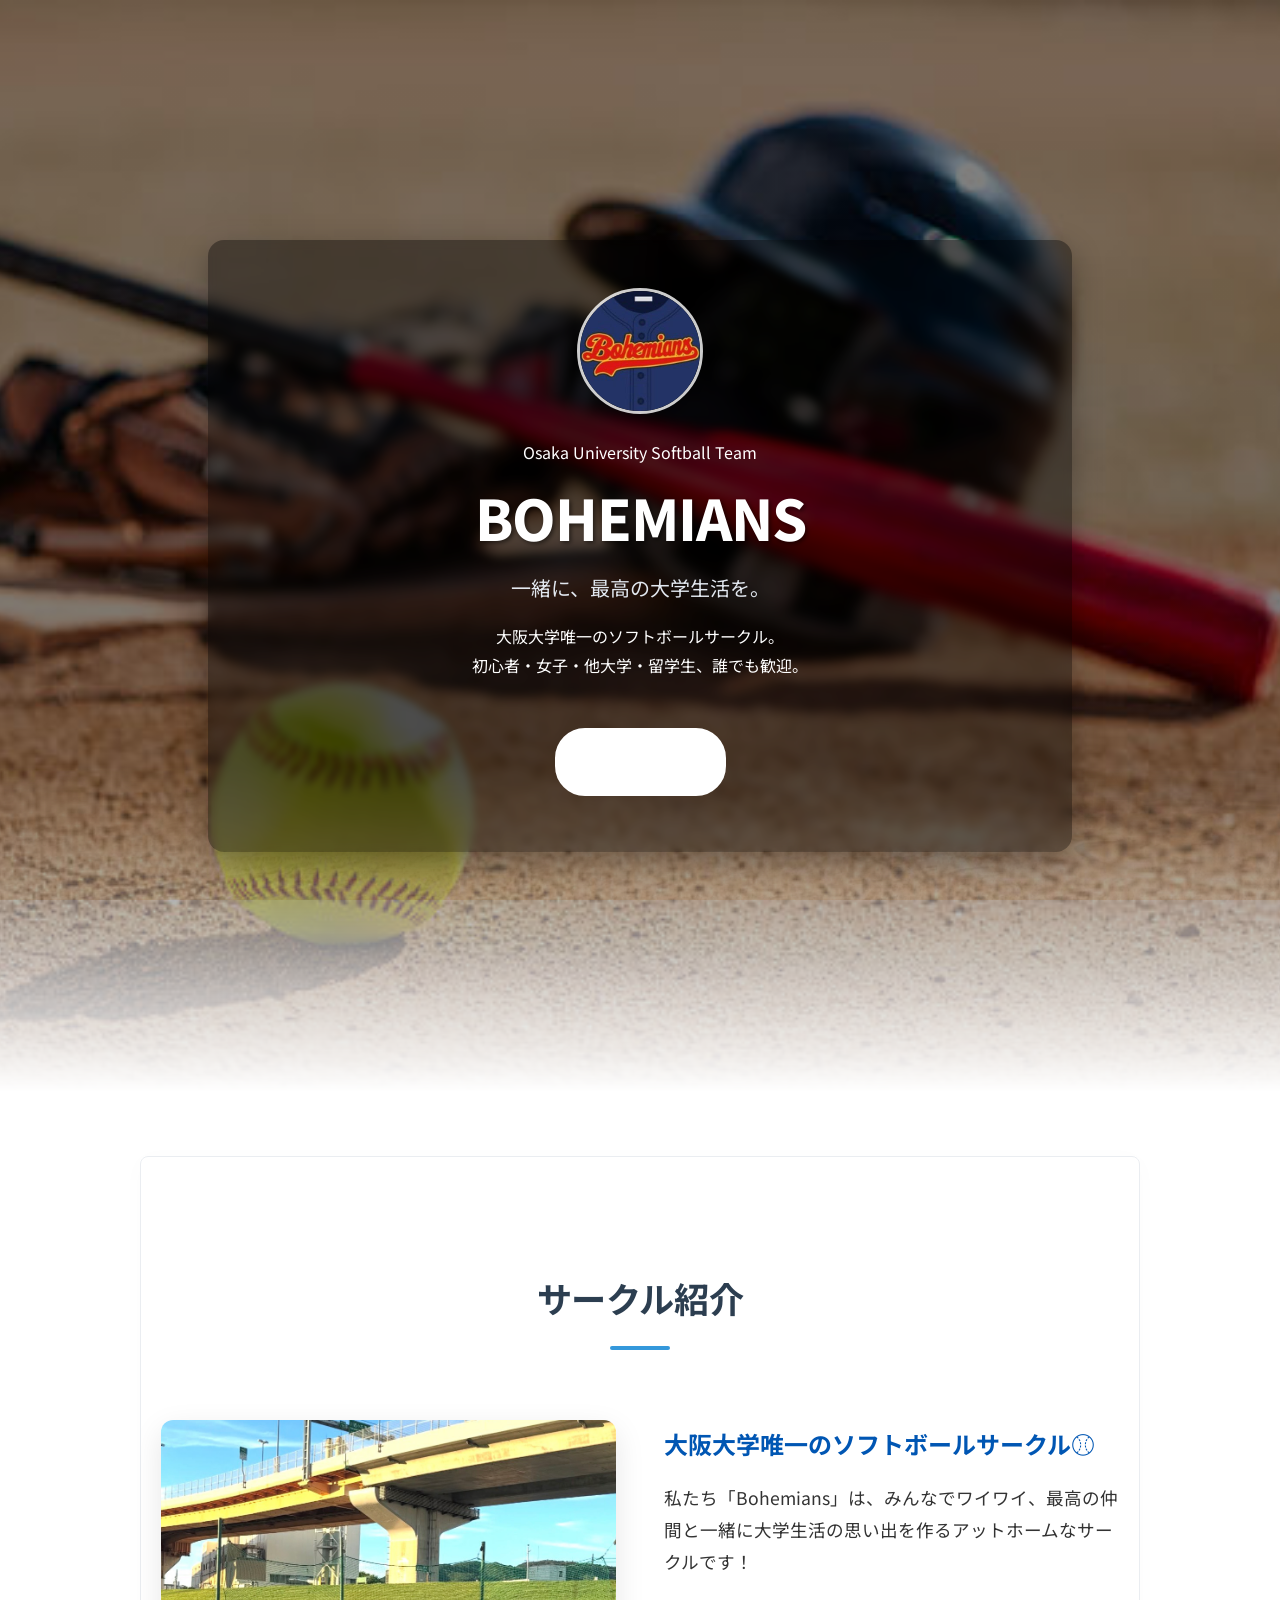
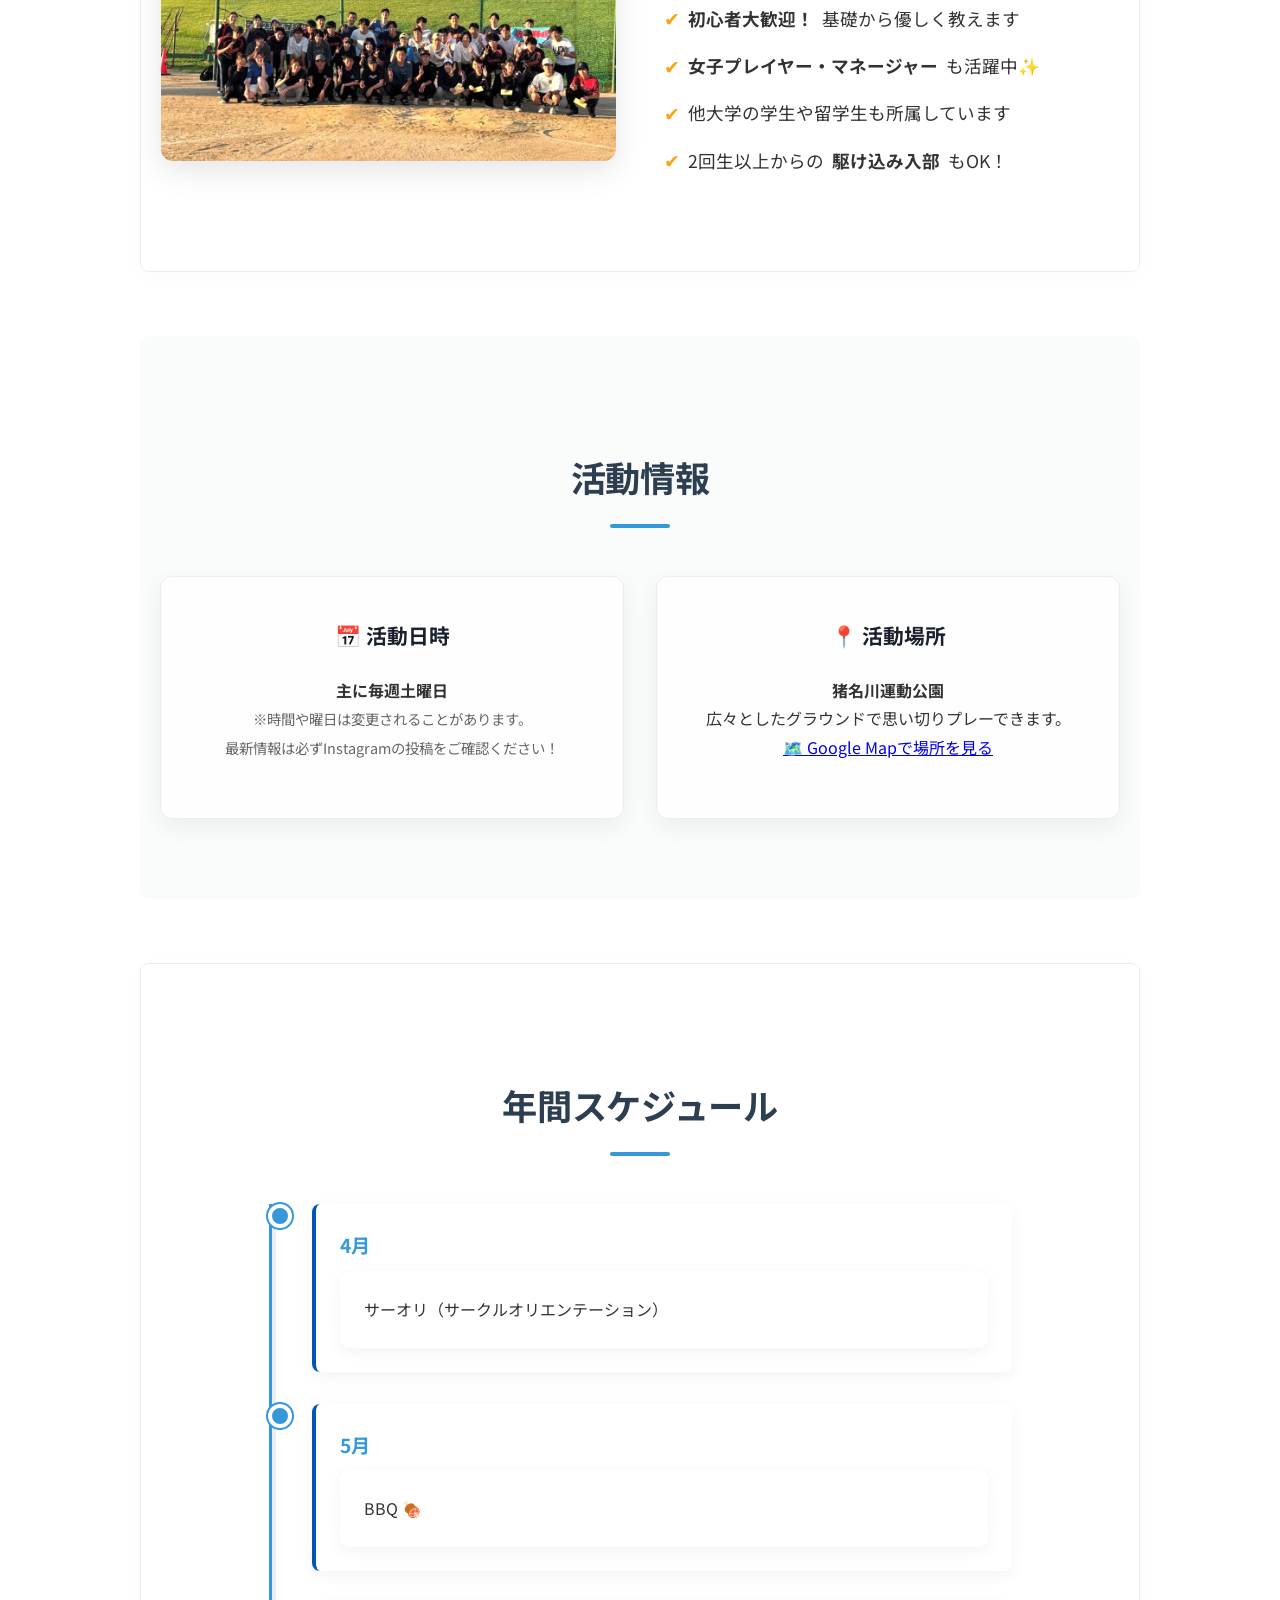
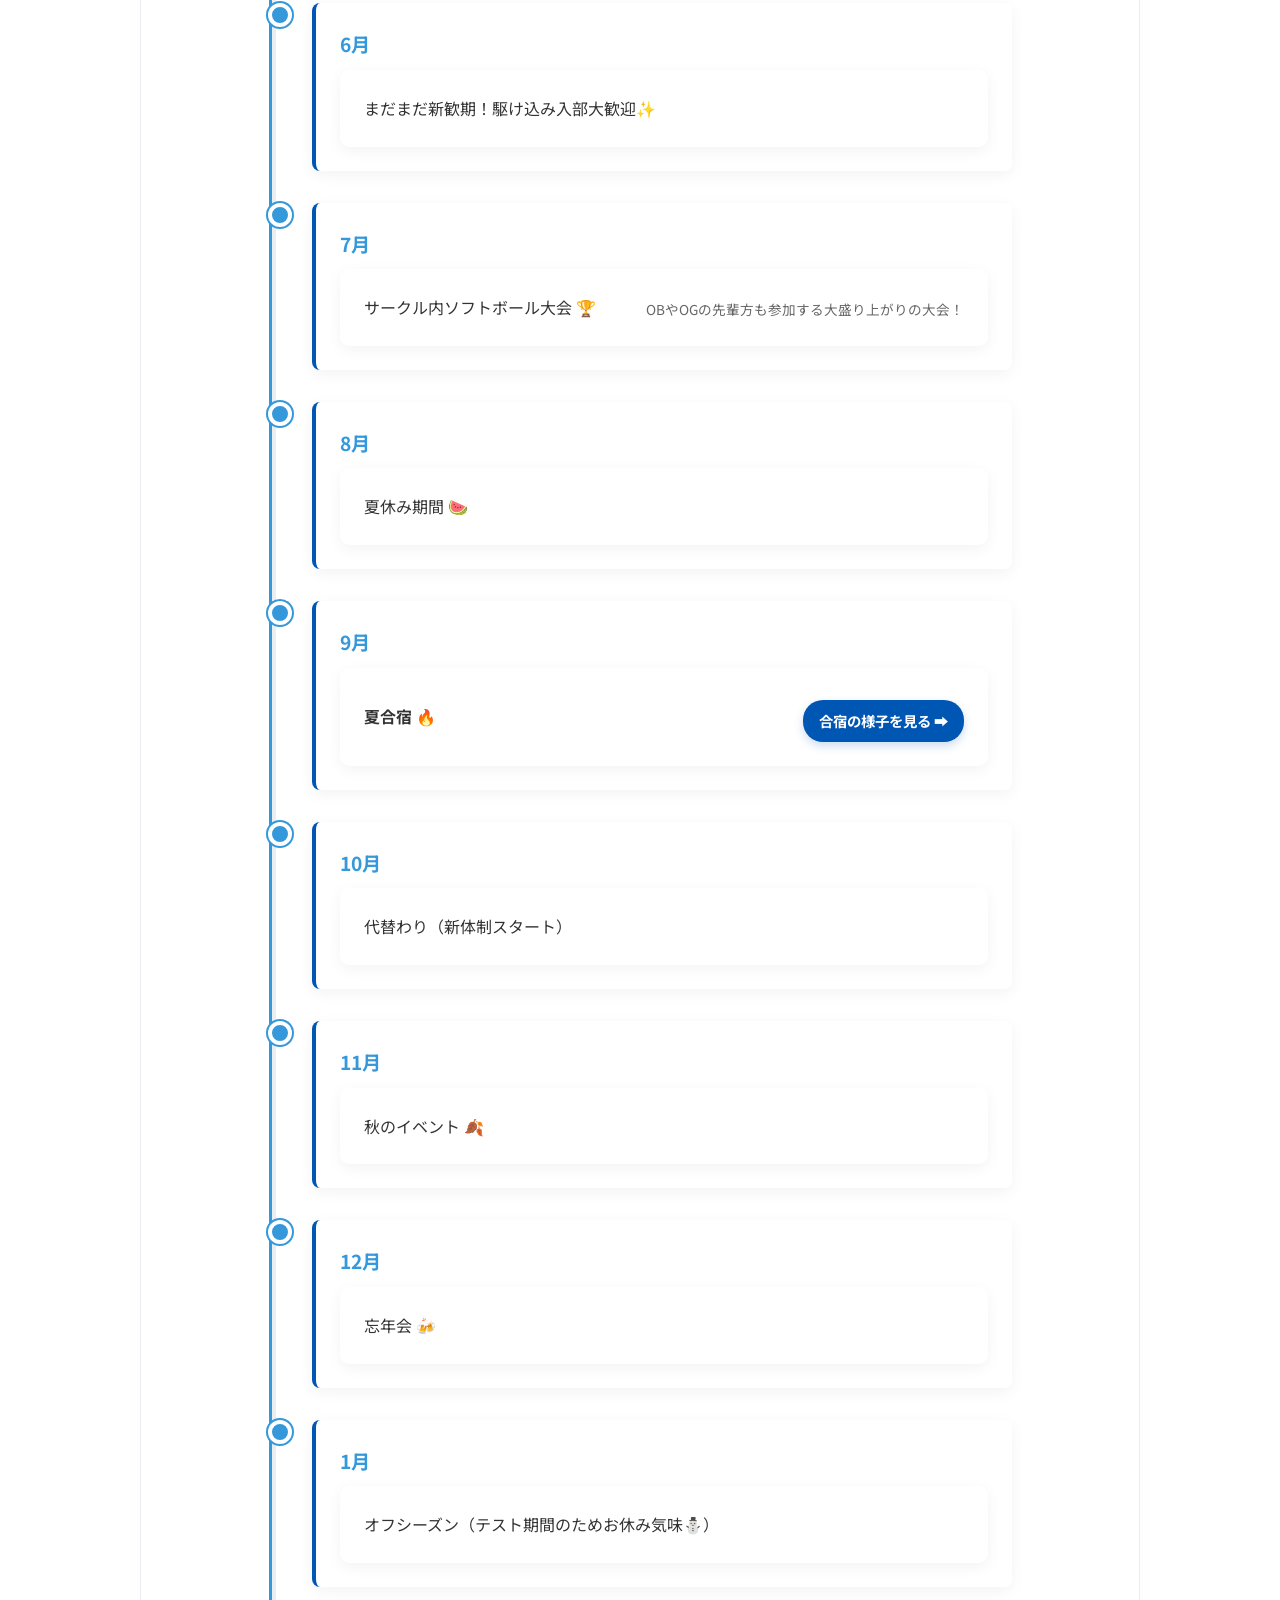
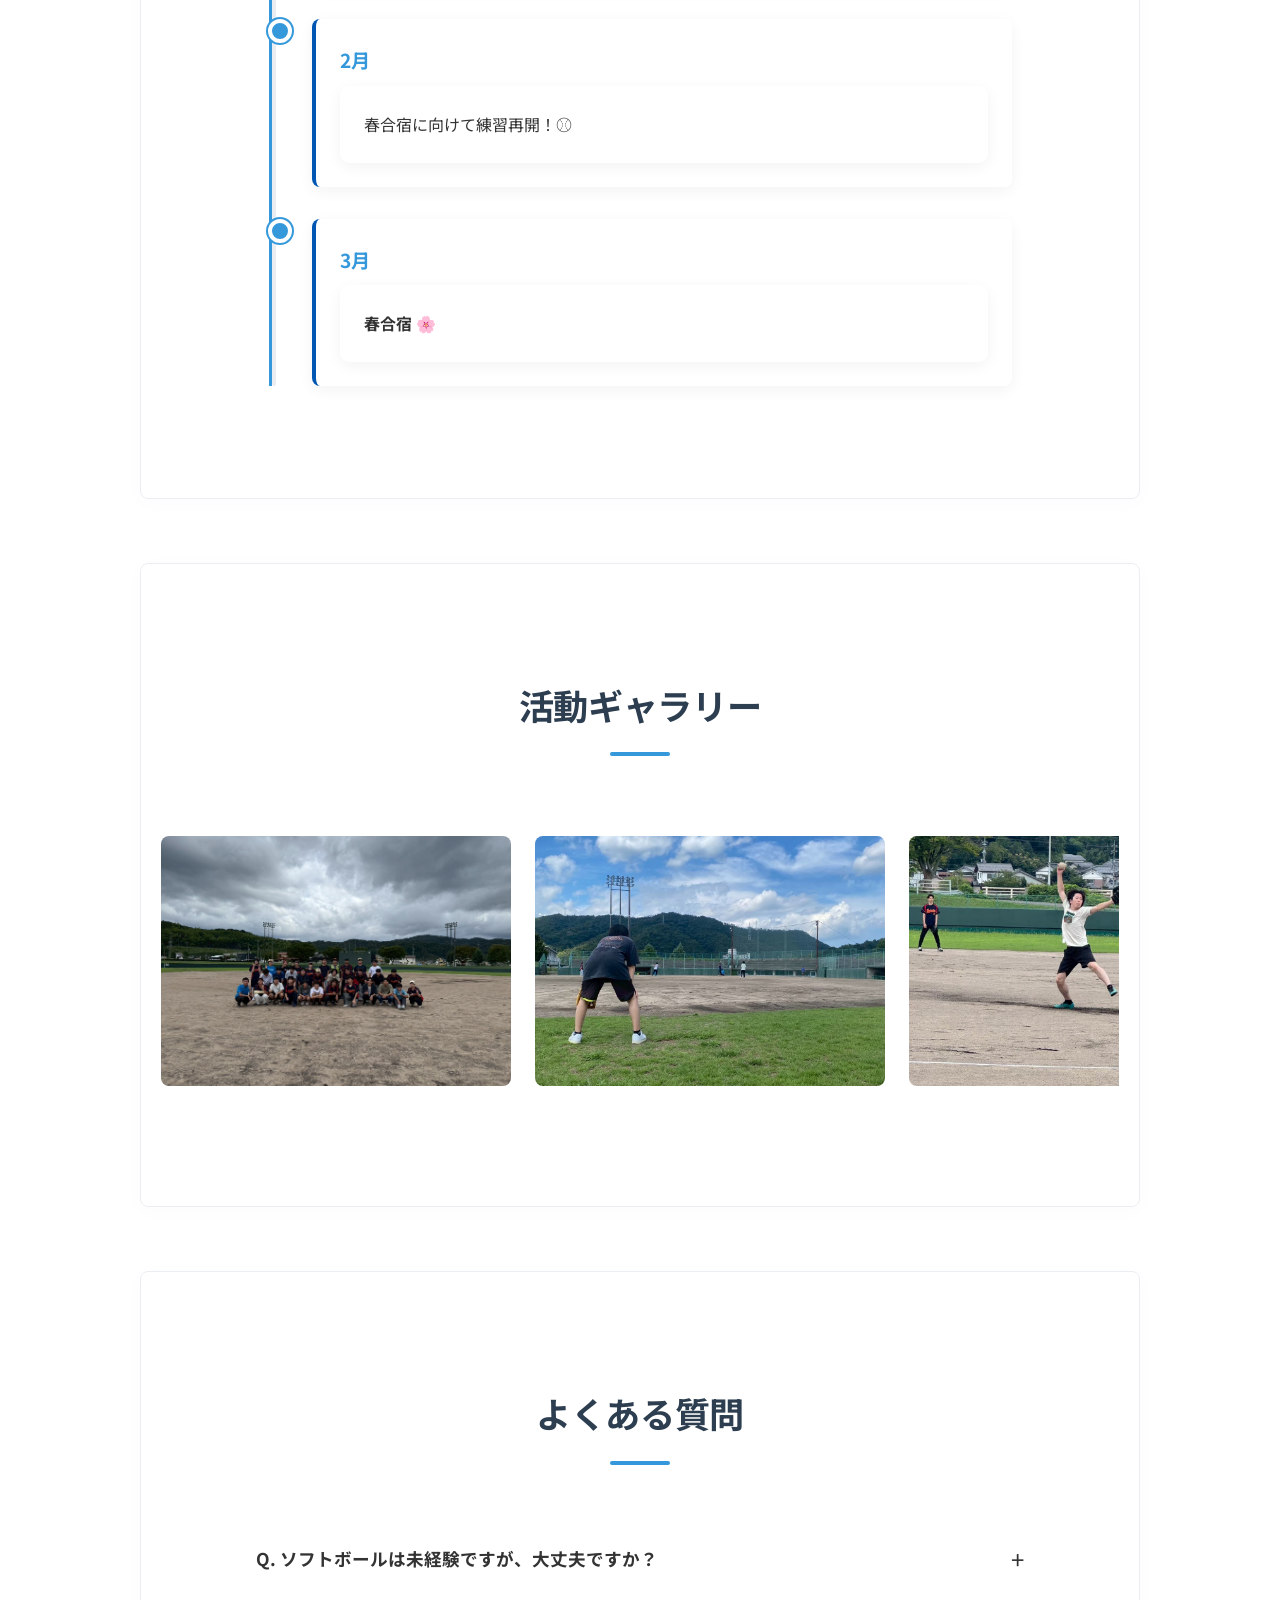
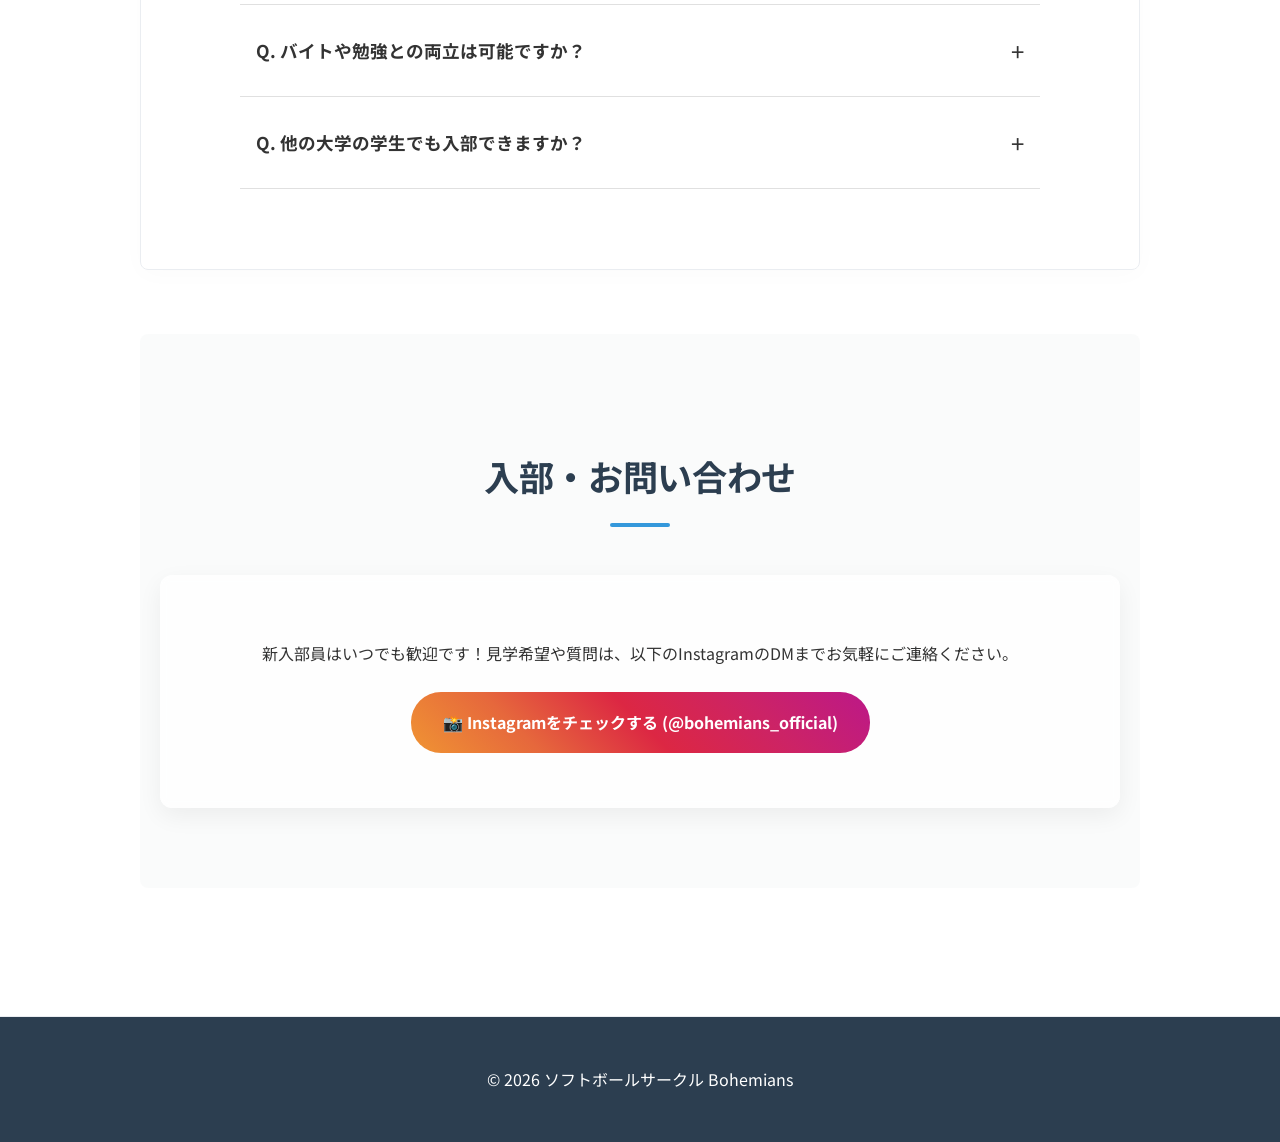
<file: index.html>
<!DOCTYPE html>
<html lang="ja">
<head>
    <meta charset="UTF-8">
    <meta name="viewport" content="width=device-width, initial-scale=1.0">
    <title>大阪大学 ソフトボールサークル「Bohemians」</title>

    <!-- ▼▼▼ SEO（検索エンジン最適化）とSNSシェアのための設定 ▼▼▼ -->
    <meta name="description" content="【大阪大学唯一のソフトボールサークル】Bohemiansの公式サイト。初心者、女子プレイヤー・マネージャー、他大学からの参加も大歓迎！活動情報や新歓情報、合宿の様子など、サークルのリアルな雰囲気をお届けします。">
    <meta name="keywords" content="大阪大学,阪大,ソフトボール,サークル,Bohemians,新歓,マネージャー,インカレ">

    <link rel="stylesheet" href="style.css">
    <link rel="preconnect" href="https://fonts.googleapis.com">
    <link rel="preconnect" href="https://fonts.gstatic.com" crossorigin>
    <link href="https://fonts.googleapis.com/css2?family=Noto+Sans+JP:wght@400;700&display=swap" rel="stylesheet">
    <style>
        body {
            font-family: 'Noto Sans JP', sans-serif;
        }
        /* 共通コンテナ（横幅の制限） */
        .container {
            max-width: 1000px;
            margin: 0 auto;
            padding: 0 20px;
        }
        .section {
            padding: 5rem 0;
        }
        .section h2 {
            text-align: center;
            font-size: 2.2rem;
            margin-bottom: 3rem;
            color: #2c3e50;
            position: relative;
        }
        .section h2::after {
            content: '';
            display: block;
            width: 60px;
            height: 4px;
            background-color: #3498db;
            margin: 1rem auto 0;
            border-radius: 2px;
        }
        /* ヒーローセクション */
        .hero {
            position: relative;
            height: 100vh;
            min-height: 600px;
            display: flex;
            align-items: center;
            justify-content: center;
            text-align: center;
            color: #fff;
            overflow: hidden;
        }
        .hero-bg {
            position: absolute;
            top: 0; left: 0; width: 100%; height: 100%;
            z-index: -1;
            background-color: #000;
        }
        .hero-bg img {
            width: 100%; height: 100%; object-fit: cover;
            opacity: 0.6;
        }
        .hero-content {
            z-index: 1;
            padding: 3rem 2rem;
            background: rgba(0, 0, 0, 0.4);
            border-radius: 16px;
            backdrop-filter: blur(4px);
            max-width: 800px;
            margin: 0 20px;
            box-shadow: 0 10px 30px rgba(0,0,0,0.3);
        }
        .en-title {
            font-size: 4rem;
            letter-spacing: 4px;
            margin: 0.5rem 0;
            text-shadow: 2px 2px 4px rgba(0,0,0,0.5);
        }
        .btn-outline {
            display: inline-block;
            padding: 1rem 3rem;
            border: 2px solid #fff;
            border-radius: 30px;
            color: #fff;
            text-decoration: none;
            font-weight: bold;
            font-size: 1.1rem;
            transition: all 0.3s ease;
            margin-top: 2rem;
        }
        .btn-outline:hover {
            background-color: #fff;
            color: #333;
            transform: translateY(-2px);
        }
        /* カードデザイン */
        .activity-cards {
            display: flex;
            gap: 2rem;
            justify-content: center;
            flex-wrap: wrap;
        }
        .card {
            background: rgba(255, 255, 255, 0.85);
            border-radius: 12px;
            box-shadow: 0 8px 24px rgba(0,0,0,0.06);
            padding: 2.5rem;
            flex: 1;
            backdrop-filter: blur(4px);
            min-width: 280px;
            max-width: 450px;
            transition: transform 0.3s ease;
        }
        .card:hover {
            transform: translateY(-5px);
        }
        /* タイムライン */
        .timeline {
            max-width: 700px;
            margin: 0 auto;
            border-left: 3px solid #3498db;
            padding-left: 2.5rem;
        }
        .timeline-item {
            margin-bottom: 2rem;
            position: relative;
        }
        .timeline-item::before {
            content: '';
            position: absolute;
            left: -2.95rem;
            top: 0;
            width: 16px;
            height: 16px;
            border-radius: 50%;
            background: #3498db;
            border: 4px solid #fff;
            box-shadow: 0 0 0 2px #3498db;
        }
        .timeline-date {
            font-weight: bold;
            color: #3498db;
            font-size: 1.2rem;
            margin-bottom: 0.5rem;
        }
        .timeline-content {
            background: rgba(255, 255, 255, 0.85);
            padding: 1.5rem;
            border-radius: 10px;
            box-shadow: 0 4px 15px rgba(0,0,0,0.05);
            backdrop-filter: blur(4px);
        }
        /* お問い合わせボタン */
        .btn-instagram {
            display: inline-block;
            background: linear-gradient(45deg, #f09433 0%, #e6683c 25%, #dc2743 50%, #cc2366 75%, #bc1888 100%);
            color: #fff;
            padding: 1rem 2rem;
            border-radius: 30px;
            text-decoration: none;
            font-weight: bold;
            transition: transform 0.3s ease;
        }
        .btn-instagram:hover {
            transform: scale(1.05);
        }
        /* サークルアイコン */
        .circle-icon {
            width: 120px;
            height: 120px;
            border-radius: 50%;
            object-fit: cover;
            margin: 0 auto 1.5rem auto;
            display: block;
            border: 3px solid rgba(255, 255, 255, 0.8);
            box-shadow: 0 8px 24px rgba(0, 0, 0, 0.2);
        }
    </style>
</head>
<body>
    <header class="hero">
        <div class="hero-content">
            <!-- サークルのアイコン画像（お持ちのアイコン画像ファイル名に変更してください） -->
            <img src="327041884_561561092694476_6965960282006098893_n.jpg" alt="サークルアイコン" class="circle-icon">
            <p class="sub-text-hero">Osaka University Softball Team</p>
            <h1 class="en-title">BOHEMIANS</h1>
            <p class="catchphrase">一緒に、最高の大学生活を。</p>
            <p class="desc">大阪大学唯一のソフトボールサークル。<br>初心者・女子・他大学・留学生、誰でも歓迎。</p>
            <a href="#contact" class="btn btn-outline">JOIN US</a>
        </div>
    </header>

    <main>
        <section id="about" class="section fade-in">
            <div class="container">
                <h2>サークル紹介</h2>
                <div class="about-wrapper" style="display: flex; align-items: center; gap: 3rem; flex-wrap: wrap;">
                    <div class="about-image" style="flex: 1; min-width: 300px;">
                        <img src="S__51314743_0.jpg" alt="サークルメンバーの様子" style="width: 100%; border-radius: 12px; box-shadow: 0 10px 30px rgba(0,0,0,0.1); object-fit: cover; aspect-ratio: 4/3;">
                    </div>
                    <div class="about-content" style="flex: 1; min-width: 300px; line-height: 1.8; font-size: 1.1rem;">
                        <h3 style="color: #0056b3; font-size: 1.5rem; margin-bottom: 1rem;">大阪大学唯一のソフトボールサークル⚾</h3>
                        <p style="margin-bottom: 1.5rem;">私たち「Bohemians」は、みんなでワイワイ、最高の仲間と一緒に大学生活の思い出を作るアットホームなサークルです！</p>
                        <ul style="list-style: none; padding: 0; margin: 0;">
                            <li style="margin-bottom: 0.8rem; display: flex; align-items: center; gap: 0.5rem;"><span style="color: #fca311; font-size: 1.2rem;">✔</span> <strong>初心者大歓迎！</strong> 基礎から優しく教えます</li>
                            <li style="margin-bottom: 0.8rem; display: flex; align-items: center; gap: 0.5rem;"><span style="color: #fca311; font-size: 1.2rem;">✔</span> <strong>女子プレイヤー・マネージャー</strong> も活躍中✨</li>
                            <li style="margin-bottom: 0.8rem; display: flex; align-items: center; gap: 0.5rem;"><span style="color: #fca311; font-size: 1.2rem;">✔</span> 他大学の学生や留学生も所属しています</li>
                            <li style="margin-bottom: 0.8rem; display: flex; align-items: center; gap: 0.5rem;"><span style="color: #fca311; font-size: 1.2rem;">✔</span> 2回生以上からの<strong>駆け込み入部</strong>もOK！</li>
                        </ul>
                    </div>
                </div>
            </div>
        </section>

        <section id="activities" class="section bg-light fade-in">
            <div class="container">
                <h2>活動情報</h2>
                <div class="activity-cards">
                    <div class="card">
                        <h3>📅 活動日時</h3>
                        <p><strong>主に毎週土曜日</strong><br>
                        <span style="font-size: 0.9em; color: #666;">※時間や曜日は変更されることがあります。<br>最新情報は必ずInstagramの投稿をご確認ください！</span></p>
                    </div>
                    <div class="card">
                        <h3>📍 活動場所</h3>
                        <p><strong>猪名川運動公園</strong><br>
                        広々としたグラウンドで思い切りプレーできます。<br>
                        <a href="https://www.google.com/maps/search/?api=1&query=猪名川運動公園" target="_blank" rel="noopener noreferrer" class="map-link">🗺️ Google Mapで場所を見る</a></p>
                    </div>
                </div>
            </div>
        </section>

        <section id="schedule" class="section fade-in">
            <div class="container">
                <h2>年間スケジュール</h2>
                <div class="timeline">
                    <div class="timeline-item fade-in">
                        <div class="timeline-date">4月</div>
                        <div class="timeline-content">サーオリ（サークルオリエンテーション）</div>
                    </div>
                    <div class="timeline-item fade-in">
                        <div class="timeline-date">5月</div>
                        <div class="timeline-content">BBQ 🍖</div>
                    </div>
                    <div class="timeline-item fade-in">
                        <div class="timeline-date">6月</div>
                        <div class="timeline-content">まだまだ新歓期！駆け込み入部大歓迎✨</div>
                    </div>
                    <div class="timeline-item fade-in">
                        <div class="timeline-date">7月</div>
                        <div class="timeline-content">サークル内ソフトボール大会 🏆<br><span class="sub-text">OBやOGの先輩方も参加する大盛り上がりの大会！</span></div>
                    </div>
                    <div class="timeline-item fade-in">
                        <div class="timeline-date">8月</div>
                        <div class="timeline-content">夏休み期間 🍉</div>
                    </div>
                    <div class="timeline-item fade-in">
                        <div class="timeline-date">9月</div>
                        <div class="timeline-content">
                            <div><strong>夏合宿</strong> 🔥</div>
                            <a href="summer-camp.html" class="btn-external" style="display:inline-block; margin-top:0.5rem; text-decoration:none;">合宿の様子を見る ➡</a>
                        </div>
                    </div>
                    <div class="timeline-item fade-in">
                        <div class="timeline-date">10月</div>
                        <div class="timeline-content">代替わり（新体制スタート）</div>
                    </div>
                    <div class="timeline-item fade-in">
                        <div class="timeline-date">11月</div>
                        <div class="timeline-content">秋のイベント 🍂</div>
                    </div>
                    <div class="timeline-item fade-in">
                        <div class="timeline-date">12月</div>
                        <div class="timeline-content">忘年会 🍻</div>
                    </div>
                    <div class="timeline-item fade-in">
                        <div class="timeline-date">1月</div>
                        <div class="timeline-content">オフシーズン（テスト期間のためお休み気味⛄）</div>
                    </div>
                    <div class="timeline-item fade-in">
                        <div class="timeline-date">2月</div>
                        <div class="timeline-content">春合宿に向けて練習再開！⚾</div>
                    </div>
                    <div class="timeline-item fade-in">
                        <div class="timeline-date">3月</div>
                        <div class="timeline-content">
                            <div><strong>春合宿</strong> 🌸</div>
                        </div>
                    </div>
                </div>
            </div>
        </section>

        <section id="gallery" class="section fade-in">
            <div class="container">
                <h2>活動ギャラリー</h2>
                <!-- 無限スクロールカルーセル -->
                <div class="carousel-wrapper">
                    <div class="carousel-track">
                        <!-- ここに自分たちの写真を追加・変更してください -->
                        <img src="S__51314751_0.jpg" alt="体育館でのレクリエーション" style="border-radius: 8px;">
                        <img src="S__52346889_0.jpg" alt="ソフトボールの試合" style="border-radius: 8px;">
                        <img src="S__52346890_0.jpg" alt="バッティングの様子" style="border-radius: 8px;">
                        <img src="S__52346891_0.jpg" alt="夏合宿の花火" style="border-radius: 8px;">
                        <img src="S__52346893_0.jpg" alt="夏合宿の集合写真" style="border-radius: 8px;">
                        <!-- ループが途切れないように同じ画像を複製 -->
                        <img src="S__52346894_0.jpg" alt="体育館でのレクリエーション" style="border-radius: 8px;">
                        <img src="S__52346895_0.jpg" alt="ソフトボールの試合" style="border-radius: 8px;">
                        <img src="夏合宿の様子 (4).jpg" alt="バッティングの様子" style="border-radius: 8px;">
                        <img src="夏合宿の様子 (1).jpg" alt="夏合宿の花火" style="border-radius: 8px;">
                        <img src="夏合宿の様子 (5).jpg" alt="夏合宿の集合写真" style="border-radius: 8px;">
                    </div>
                </div>
            </div>
        </section>

        <section id="faq" class="section fade-in">
            <div class="container">
                <h2>よくある質問</h2>
                <div class="faq-container" style="max-width: 800px; margin: 0 auto;">
                    <!-- 質問と回答はここをコピーして増やせます -->
                    <details class="faq-item" style="border-bottom: 1px solid #e0e0e0; padding: 1.5rem 1rem;">
                        <summary style="font-weight: bold; font-size: 1.1rem; cursor: pointer; display: flex; justify-content: space-between; align-items: center;">
                            <span>Q. ソフトボールは未経験ですが、大丈夫ですか？</span>
                            <span class="faq-icon" style="font-size: 1.5rem; font-weight: normal;">+</span>
                        </summary>
                        <div class="faq-answer" style="padding-top: 1.5rem; line-height: 1.8; color: #555;">
                            <p>A. もちろん大歓迎です！メンバーの半数以上が大学からソフトボールを始めています。体育の授業のような感じな楽しくソフトボールをしているので、運動が苦手な方でも安心して楽しめます。</p>
                        </div>
                    </details>
                    <details class="faq-item" style="border-bottom: 1px solid #e0e0e0; padding: 1.5rem 1rem;">
                        <summary style="font-weight: bold; font-size: 1.1rem; cursor: pointer; display: flex; justify-content: space-between; align-items: center;">
                            <span>Q. バイトや勉強との両立は可能ですか？</span>
                            <span class="faq-icon" style="font-size: 1.5rem; font-weight: normal;">+</span>
                        </summary>
                        <div class="faq-answer" style="padding-top: 1.5rem; line-height: 1.8; color: #555;">
                            <p>A. はい、可能です。練習は土曜日がメインで、参加は強制ではありません。多くのメンバーがバイトや学業と両立しながら、自分のペースでサークル活動を楽しんでいます。</p>
                        </div>
                    </details>
                    <details class="faq-item" style="border-bottom: 1px solid #e0e0e0; padding: 1.5rem 1rem;">
                        <summary style="font-weight: bold; font-size: 1.1rem; cursor: pointer; display: flex; justify-content: space-between; align-items: center;">
                            <span>Q. 他の大学の学生でも入部できますか？</span>
                            <span class="faq-icon" style="font-size: 1.5rem; font-weight: normal;">+</span>
                        </summary>
                        <div class="faq-answer" style="padding-top: 1.5rem; line-height: 1.8; color: #555;">
                            <p>A. 大歓迎です！実際に他大学から参加しているメンバーもいます。大学の垣根を越えて、最高の仲間を作りましょう！</p>
                        </div>
                    </details>
                </div>
            </div>
        </section>

        <section id="contact" class="section bg-light fade-in">
            <div class="container">
                <h2>入部・お問い合わせ</h2>
                <div class="contact-box" style="text-align: center; background: rgba(255, 255, 255, 0.85); backdrop-filter: blur(4px); padding: 3rem; border-radius: 12px; box-shadow: 0 8px 24px rgba(0,0,0,0.06);">
                    <p>新入部員はいつでも歓迎です！見学希望や質問は、以下のInstagramのDMまでお気軽にご連絡ください。</p>
                    <div class="instagram-link" style="margin-top: 1.5rem;">
                        <a href="https://www.instagram.com/bohemians__official/" target="_blank" rel="noopener noreferrer" class="btn-instagram">
                            📸 Instagramをチェックする (@bohemians_official)
                        </a>
                    </div>
                </div>
            </div>
        </section>
    </main>

    <footer style="text-align: center; padding: 2rem; background: #2c3e50; color: #fff;">
        <p>&copy; 2026 ソフトボールサークル Bohemians</p>
    </footer>

    <!-- 拡大画像表示用のモーダルウィンドウ -->
    <div id="imageModal" class="modal" onclick="closeModal()">
        <span class="close-modal">&times;</span>
        <img class="modal-content" id="modalImg">
        <div id="modalCaption"></div>
    </div>

    <!-- スクロール連動アニメーション用のスクリプト -->
    <script>
        // FAQのアコーディオン制御
        document.querySelectorAll('.faq-item').forEach(item => {
            const summary = item.querySelector('summary');
            const answer = item.querySelector('.faq-answer');
            const icon = item.querySelector('.faq-icon');
            
            summary.addEventListener('click', (e) => {
                e.preventDefault(); // detailsのデフォルト動作をキャンセル
                item.open = !item.open;
                icon.textContent = item.open ? '−' : '+';
            });
        });
        const observer = new IntersectionObserver((entries) => {
            entries.forEach(entry => {
                if (entry.isIntersecting) {
                    entry.target.classList.add('active');
                }
            });
        }, { threshold: 0.15 }); // 15%見えたら発火

        document.querySelectorAll('.fade-in').forEach(el => observer.observe(el));

        // 画像拡大モーダルの制御
        function openModal(imgSrc, captionText) {
            var modal = document.getElementById("imageModal");
            var modalImg = document.getElementById("modalImg");
            var caption = document.getElementById("modalCaption");
            
            modal.style.display = "flex";
            setTimeout(() => modal.classList.add('show'), 10); // 少し遅らせてアニメーションさせる
            modalImg.src = imgSrc;
            caption.innerHTML = captionText;
        }

        function closeModal() {
            var modal = document.getElementById("imageModal");
            modal.classList.remove('show');
            setTimeout(() => modal.style.display = "none", 300); // アニメーション終了後に非表示
        }
    </script>
</body>
</html>
</file>
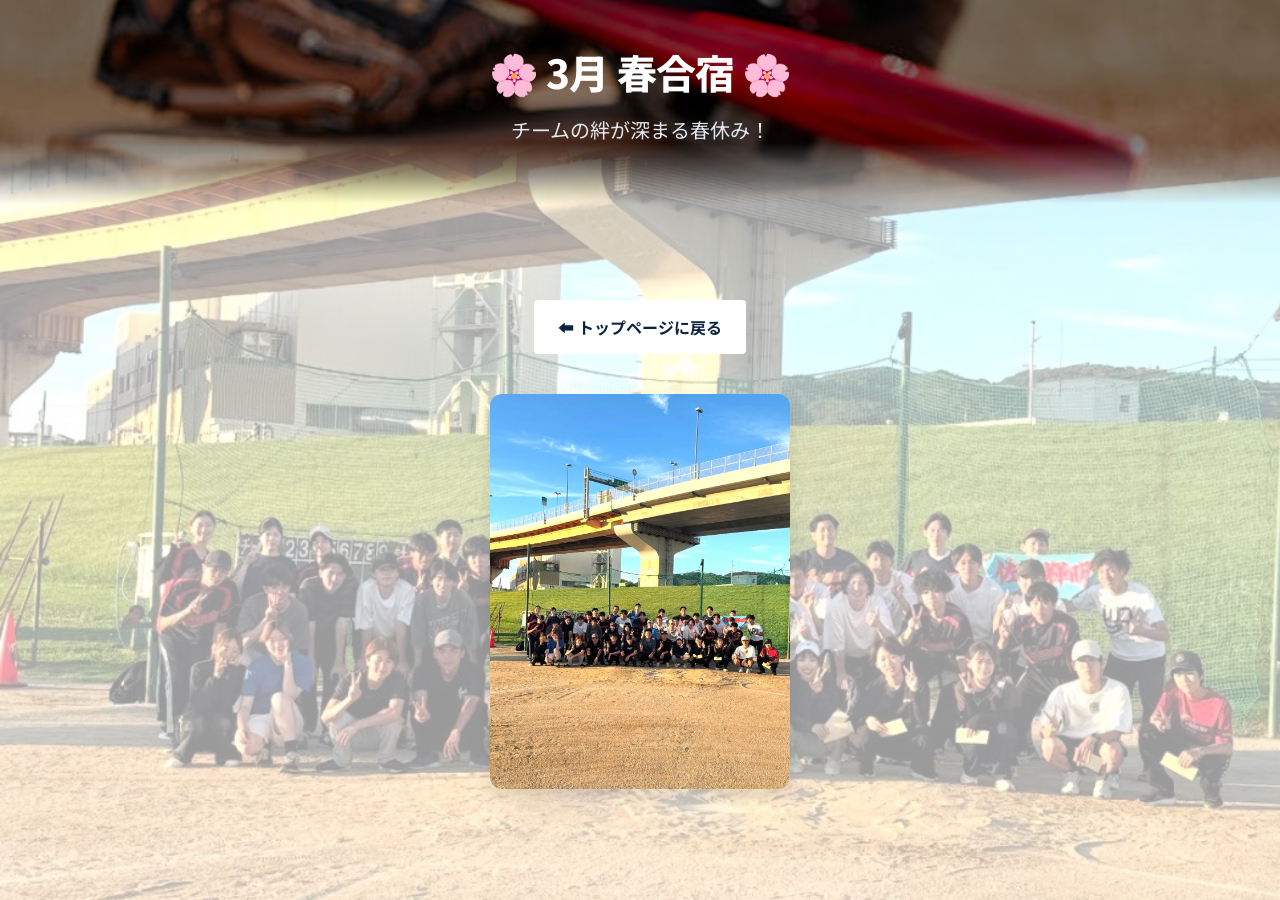
<file: spring-camp.html>
<!DOCTYPE html>
<html lang="ja">
<head>
    <meta charset="UTF-8">
    <meta name="viewport" content="width=device-width, initial-scale=1.0">
    <title>春合宿の様子 - Bohemians</title>
    <link rel="stylesheet" href="style.css">
    <link rel="preconnect" href="https://fonts.googleapis.com">
    <link rel="preconnect" href="https://fonts.gstatic.com" crossorigin>
    <link href="https://fonts.googleapis.com/css2?family=Noto+Sans+JP:wght@400;700&display=swap" rel="stylesheet">
    <style>
        body { font-family: 'Noto Sans JP', sans-serif; margin: 0; }
        .camp-gallery { display: flex; flex-wrap: wrap; gap: 1rem; justify-content: center; padding: 2rem; max-width: 1000px; margin: 0 auto; }
        .camp-gallery img { width: 100%; max-width: 300px; border-radius: 12px; box-shadow: 0 8px 16px rgba(0,0,0,0.1); object-fit: cover; transition: transform 0.3s; }
        .camp-gallery img:hover { transform: scale(1.05); }
        .btn { display: inline-block; padding: 0.8rem 1.5rem; text-decoration: none; font-weight: bold; }
    </style>
</head>
<body class="bg-light">
    <header class="hero" style="padding: 3rem 1rem; text-align: center;">
        <h1 style="margin: 0; font-size: 2.5rem;">🌸 3月 春合宿 🌸</h1>
        <p class="catchphrase" style="margin-top: 1rem;">チームの絆が深まる春休み！</p>
    </header>
    <main>
        <div style="text-align: center; margin-top: 2rem;">
            <a href="index.html" class="btn" style="margin-top: 0;">⬅ トップページに戻る</a>
        </div>
        <div class="camp-gallery">
            <!-- ここに春合宿の画像を複数追加してください -->
            <img src="S__51314743_0.jpg" alt="春合宿の様子1">
        </div>
    </main>
</body>
</html>
</file>
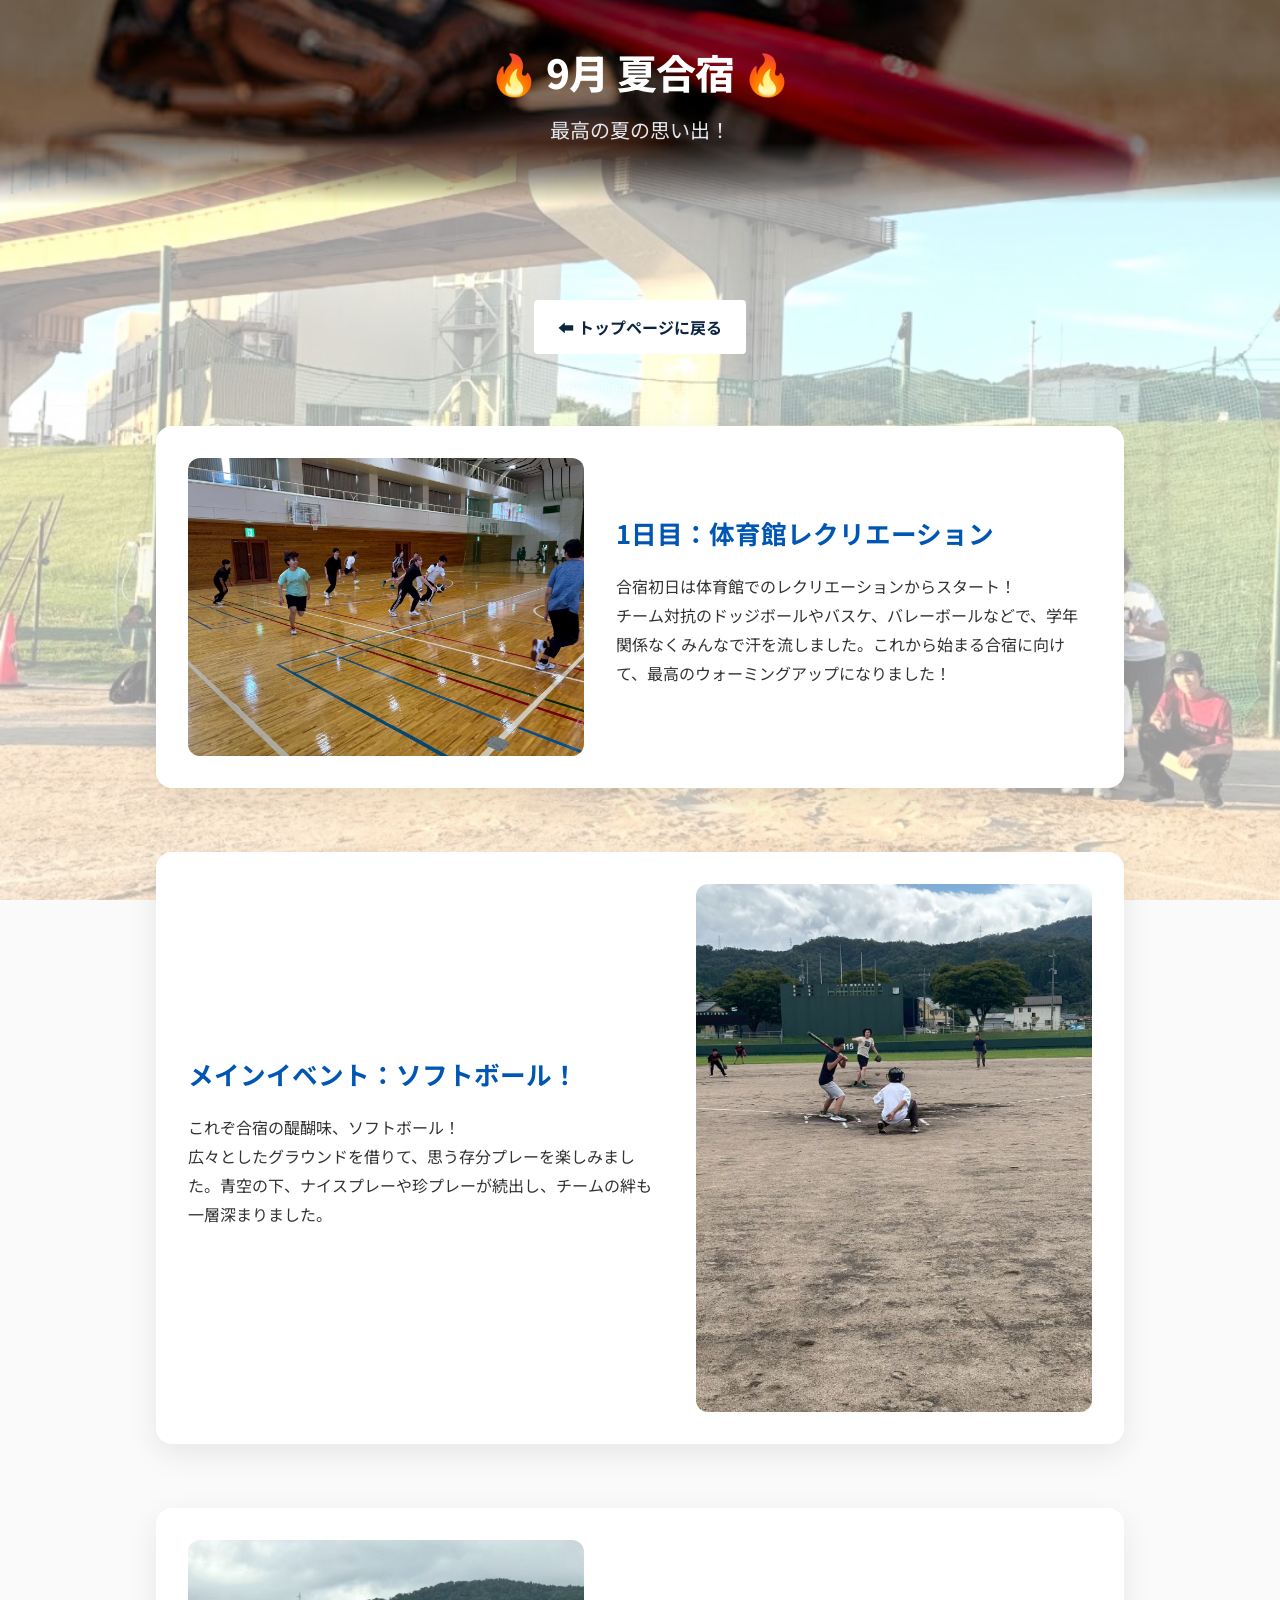
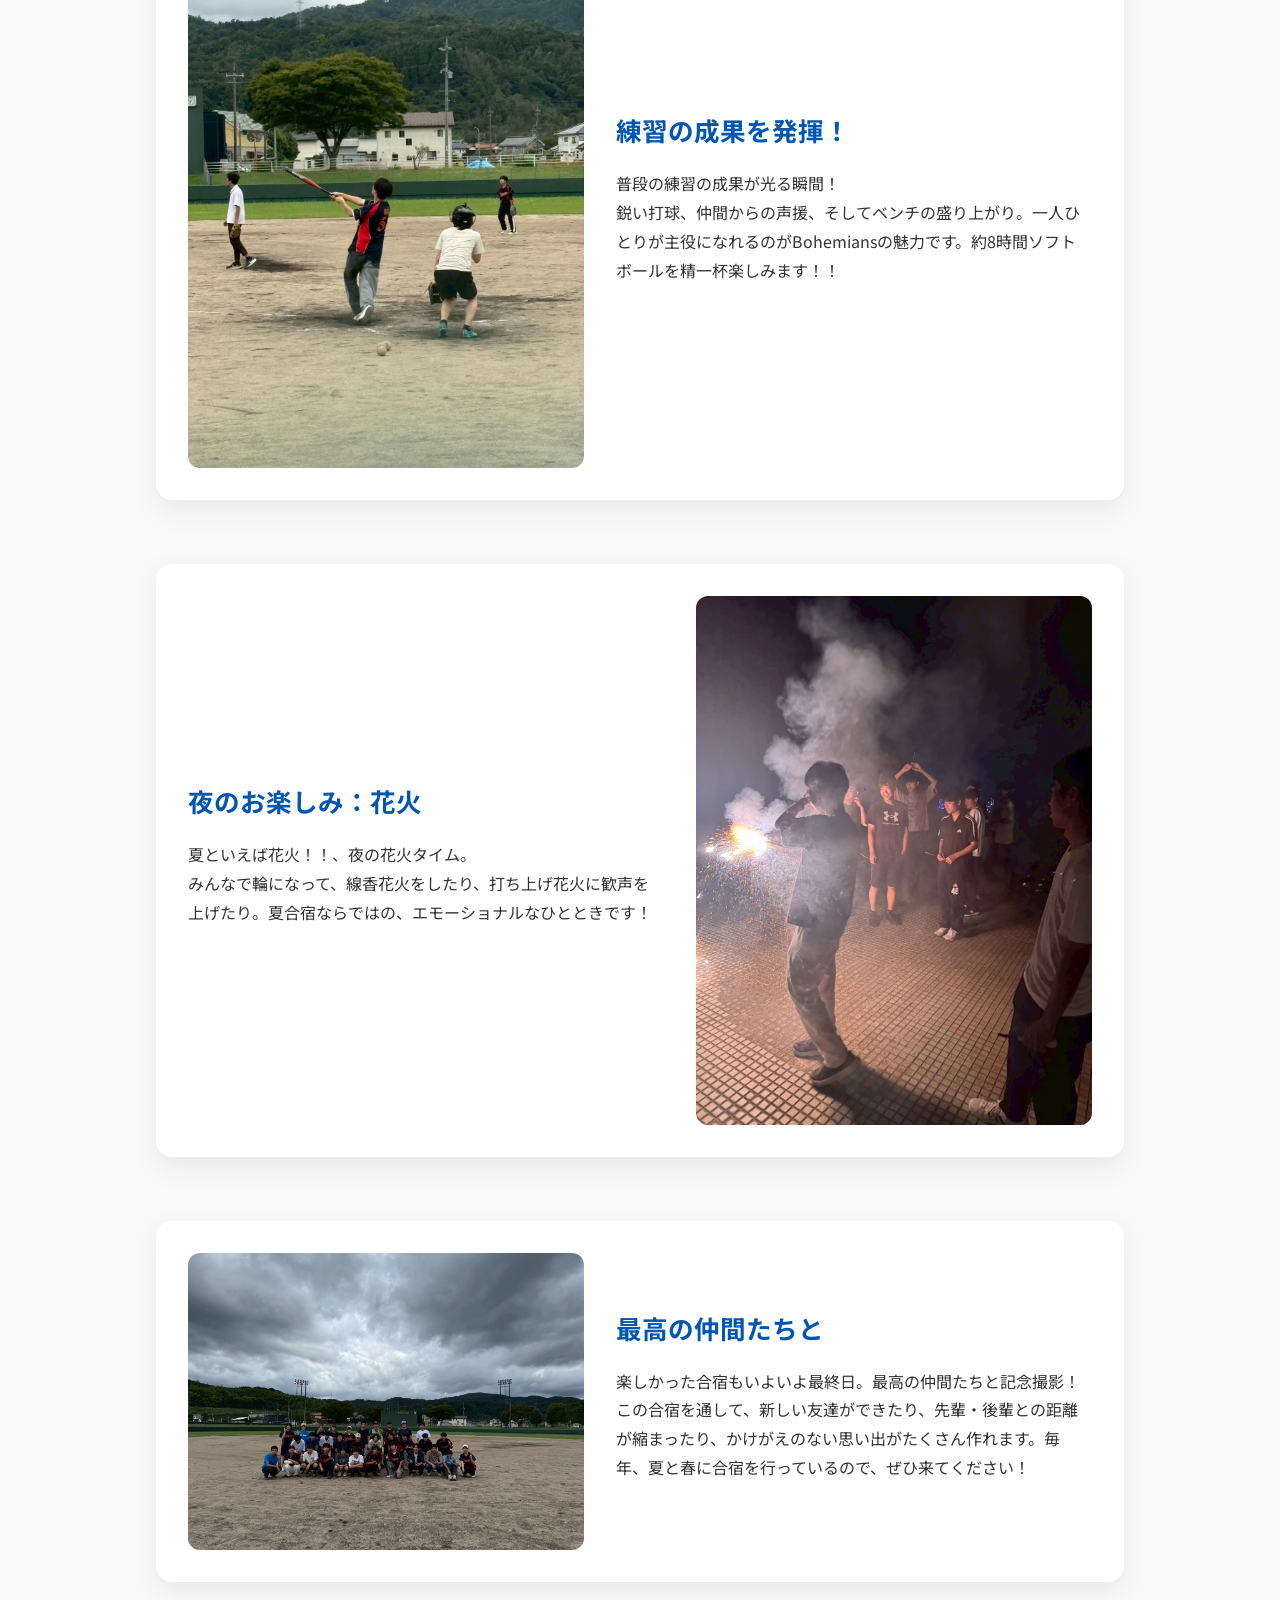
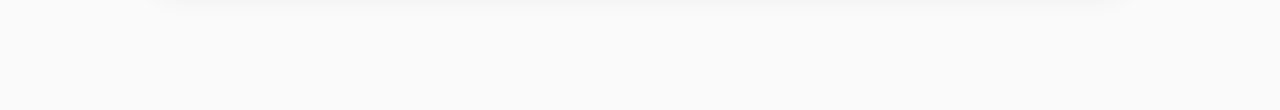
<file: summer-camp.html>
<!DOCTYPE html>
<html lang="ja">
<head>
    <meta charset="UTF-8">
    <meta name="viewport" content="width=device-width, initial-scale=1.0">
    <title>夏合宿の様子 - Bohemians</title>
    <link rel="stylesheet" href="style.css">
    <link rel="preconnect" href="https://fonts.googleapis.com">
    <link rel="preconnect" href="https://fonts.gstatic.com" crossorigin>
    <link href="https://fonts.googleapis.com/css2?family=Noto+Sans+JP:wght@400;700&display=swap" rel="stylesheet">
    <style>
        body { font-family: 'Noto Sans JP', sans-serif; margin: 0; }
        .btn { display: inline-block; padding: 0.8rem 1.5rem; text-decoration: none; font-weight: bold; }
 
        /* --- 新しいギャラリースタイル --- */
        .camp-features-container {
            padding: 2rem 1rem;
            max-width: 1000px;
            margin: 2rem auto;
            display: flex;
            flex-direction: column;
            gap: 4rem; /* 各項目の間のスペース */
        }
 
        .camp-feature {
            display: flex;
            align-items: center;
            gap: 2rem;
            background: #fff;
            border-radius: 16px;
            box-shadow: 0 10px 30px rgba(0,0,0,0.08);
            padding: 2rem;
        }
 
        /* 偶数番目のレイアウトを反転 */
        .camp-feature:nth-child(even) {
            flex-direction: row-reverse;
        }
 
        .feature-image {
            flex: 1;
            min-width: 300px;
        }
        .feature-image img {
            width: 100%;
            border-radius: 12px;
            object-fit: cover;
            display: block;
        }
 
        .feature-description {
            flex: 1.2; /* テキスト側に少し広いスペースを確保 */
        }
        .feature-description h3 {
            font-size: 1.6rem;
            color: #0056b3;
            margin-top: 0;
            margin-bottom: 1rem;
        }
        .feature-description p {
            font-size: 1rem;
            line-height: 1.8;
            color: #333;
        }
 
        /* スマートフォン用のレスポンシブ対応 */
        @media (max-width: 768px) {
            .camp-feature, .camp-feature:nth-child(even) {
                flex-direction: column;
                padding: 1.5rem;
            }
            .feature-image, .feature-description {
                min-width: 100%;
            }
            .feature-description h3 { font-size: 1.4rem; }
        }
    </style>
</head>
<body class="bg-light">
    <header class="hero" style="padding: 3rem 1rem; text-align: center;">
        <h1 style="margin: 0; font-size: 2.5rem;">🔥 9月 夏合宿 🔥</h1>
        <p class="catchphrase" style="margin-top: 1rem;">最高の夏の思い出！</p>
    </header>
    <main>
        <div style="text-align: center; margin-top: 2rem;">
            <a href="index.html" class="btn" style="margin-top: 0;">⬅ トップページに戻る</a>
        </div>
        <div class="camp-features-container">
            <!-- 
                ▼▼▼ ここから写真と説明を編集 ▼▼▼
                各項目の src="..." に写真のファイルパスを、
                <h3>...</h3> と <p>...</p> の中に見出しと詳しい説明を入れてください。
            -->
 
            <!-- ① 体育館レクリエーション -->
            <div class="camp-feature">
                <div class="feature-image">
                    <img src="夏合宿の様子 (3).jpg" alt="体育館でのレクリエーション">
                </div>
                <div class="feature-description">
                    <h3>1日目：体育館レクリエーション</h3>
                    <p>合宿初日は体育館でのレクリエーションからスタート！<br>チーム対抗のドッジボールやバスケ、バレーボールなどで、学年関係なくみんなで汗を流しました。これから始まる合宿に向けて、最高のウォーミングアップになりました！</p>
                </div>
            </div>
 
            <!-- ② ソフトボールの写真1 -->
            <div class="camp-feature">
                <div class="feature-image">
                    <img src="夏合宿の様子 (2).jpg" alt="ソフトボールの試合風景">
                </div>
                <div class="feature-description">
                    <h3>メインイベント：ソフトボール！</h3>
                    <p>これぞ合宿の醍醐味、ソフトボール！<br>広々としたグラウンドを借りて、思う存分プレーを楽しみました。青空の下、ナイスプレーや珍プレーが続出し、チームの絆も一層深まりました。</p>
                </div>
            </div>
 
            <!-- ③ ソフトボールの写真2 -->
            <div class="camp-feature">
                <div class="feature-image">
                    <img src="夏合宿の様子 (4).jpg" alt="バッティングの様子">
                </div>
                <div class="feature-description">
                    <h3>練習の成果を発揮！</h3>
                    <p>普段の練習の成果が光る瞬間！<br>鋭い打球、仲間からの声援、そしてベンチの盛り上がり。一人ひとりが主役になれるのがBohemiansの魅力です。約8時間ソフトボールを精一杯楽しみます！！</p>
                </div>
            </div>
 
            <!-- ④ 花火の写真 -->
            <div class="camp-feature">
                <div class="feature-image">
                    <img src="夏合宿の様子 (1).jpg" alt="夜の花火">
                </div>
                <div class="feature-description">
                    <h3>夜のお楽しみ：花火</h3>
                    <p>夏といえば花火！！、夜の花火タイム。<br>みんなで輪になって、線香花火をしたり、打ち上げ花火に歓声を上げたり。夏合宿ならではの、エモーショナルなひとときです！</p>
                </div>
            </div>
 
            <!-- ⑤ 集合写真 -->
            <div class="camp-feature">
                <div class="feature-image">
                    <img src="夏合宿の様子 (5).jpg" alt="夏合宿の集合写真">
                </div>
                <div class="feature-description">
                    <h3>最高の仲間たちと</h3>
                    <p>楽しかった合宿もいよいよ最終日。最高の仲間たちと記念撮影！<br>この合宿を通して、新しい友達ができたり、先輩・後輩との距離が縮まったり、かけがえのない思い出がたくさん作れます。毎年、夏と春に合宿を行っているので、ぜひ来てください！</p>
                </div>
            </div>
        </div>
    </main>
</body>
</html>
</file>
<file: style.css>
/* スムーススクロールの設定 */
html {
    scroll-behavior: smooth;
}

/* 全体の基本的な設定 */
body {
    font-family: -apple-system, BlinkMacSystemFont, "Segoe UI", Roboto, Helvetica, Arial, sans-serif;
    line-height: 1.8;
    color: #333333;
    margin: 0;
    padding: 0;
    background-image: url('S__51314743_0.jpg'); /* ここをお好きな画像のURLやファイル名に変更できます */
    background-size: cover;
    background-attachment: fixed;
    background-position: center;
    position: relative;
}

/* 背景画像をうっすら見せるための半透明の白いオーバーレイ */
body::before {
    content: '';
    position: fixed;
    top: 0; left: 0; width: 100%; height: 100%;
    background-color: rgba(255, 255, 255, 0.6); /* 背景画像を濃く（くっきり）見せるため透明度を下げました */
    z-index: -1;
}

/* ヘッダー（ヒーローセクション）のデザイン */
.hero {
    position: relative;
    color: white;
    padding: 6rem 1rem;
    overflow: hidden;
}

/* ヒーローの背景画像アニメーション */
.hero::before {
    content: '';
    position: absolute;
    top: 0; left: 0; width: 100%; height: 100%;
    background: linear-gradient(rgba(0, 0, 0, 0.5), rgba(0, 0, 0, 0.5)), url('istockphoto-2210228475-612x612.jpg'); /* 用意したJPG画像のファイル名に変更してください */
    background-size: cover;
    background-position: center;
    z-index: -1;
    animation: zoomBg 15s ease-in-out infinite alternate; /* ゆっくりズーム */
    /* 下部をグラデーションで徐々に透明にして、下の背景となめらかに繋げる */
    -webkit-mask-image: linear-gradient(to bottom, rgba(0,0,0,1) 70%, rgba(0,0,0,0) 100%);
    mask-image: linear-gradient(to bottom, rgba(0,0,0,1) 70%, rgba(0,0,0,0) 100%);
}

@keyframes zoomBg {
    0% { transform: scale(1); }
    100% { transform: scale(1.1); }
}

.hero-inner {
    max-width: 1000px;
    margin: 0 auto;
    display: flex;
    align-items: center;
    justify-content: space-between;
    gap: 3rem;
}

.hero-content {
    flex: 1;
}

/* ヒーローコンテンツの順次アニメーション */
.hero-content h1, 
.hero-content .catchphrase, 
.hero-content p, 
.hero-content img,
.hero-content .btn {
    opacity: 0;
    animation: fadeInUpHero 1s ease-out forwards;
}

.hero-content img { animation-delay: 0.1s; }
.hero-content .sub-text-hero { animation-delay: 0.2s; }
.hero-content h1 { animation-delay: 0.4s; }
.hero-content .catchphrase { animation-delay: 0.6s; }
.hero-content .desc { animation-delay: 0.8s; }
.hero-content .btn { animation-delay: 1.0s; }

@keyframes fadeInUpHero {
    0% {
        opacity: 0;
        transform: translateY(40px);
    }
    100% {
        opacity: 1;
        transform: translateX(0);
    }
}

.hero-image {
    flex: 1;
    animation: float 6s ease-in-out infinite; /* 常にふわりと浮遊させる */
}

@keyframes float {
    0%, 100% { transform: translateY(0); }
    50% { transform: translateY(-15px); }
}

.hero-image img {
    width: 100%;
    height: 100%;
    max-height: 400px;
    aspect-ratio: 4 / 3;
    border-radius: 0;
    box-shadow: -15px 15px 0px #fca311; /* G Mining風のソリッドなアクセント影 */
    object-fit: cover;
    opacity: 0; /* 初期状態は透明にしておく */
    animation: fadeInUp 1.2s ease-out forwards; /* 1.2秒かけてアニメーションを実行 */
}

/* 下からふわっとフェードインするアニメーションの定義 */
@keyframes fadeInUp {
    0% {
        opacity: 0;
        transform: translateY(30px); /* 少し下に配置 */
    }
    100% {
        opacity: 1;
        transform: translateY(0); /* 元の位置に戻る */
    }
}

/* スマホ向けに縦並びにする */
@media (max-width: 768px) {
    .hero-inner {
        flex-direction: column;
        text-align: center;
        gap: 2rem;
    }
}

.hero h1 {
    margin: 0 0 1rem 0;
    font-size: 3.5rem;
    line-height: 1.2;
    font-weight: 800;
    letter-spacing: -0.02em;
}

.hero .catchphrase {
    font-size: 1.25rem;
    font-weight: normal;
    margin-bottom: 0.5rem;
    color: #e2e8f0;
}

/* ボタンの共通デザイン */
.btn {
    display: inline-block;
    background-color: white;
    color: #0a2540;
    padding: 0.8rem 2.5rem;
    text-decoration: none;
    border-radius: 4px;
    font-weight: 600;
    margin-top: 2rem;
    transition: all 0.2s ease;
    position: relative;
    overflow: hidden;
}

/* ボタンのキラッと光るシャインエフェクト */
.btn::after, .btn-instagram::after {
    content: '';
    position: absolute;
    top: -50%;
    left: -100%;
    width: 50%;
    height: 200%;
    background: linear-gradient(to right, rgba(255,255,255,0) 0%, rgba(255,255,255,0.6) 50%, rgba(255,255,255,0) 100%);
    transform: skewX(-20deg);
    transition: all 0.5s ease;
}

.btn:hover {
    transform: translateY(-2px);
    box-shadow: 0 4px 12px rgba(0,0,0,0.1);
}

.btn:hover::after, .btn-instagram:hover::after {
    left: 150%;
}

/* メインコンテンツの幅や配置の設定 */
main {
    max-width: 1000px;
    margin: 0 auto;
    padding: 4rem 1rem;
}

/* 各セクションのデザイン */
.section {
    background-color: rgba(255, 255, 255, 0.7);
    padding: 4rem 3rem;
    margin-bottom: 4rem;
    border-radius: 8px;
    border: 1px solid #eaedf1;
    box-shadow: 0 4px 24px rgba(0,0,0,0.02);
    backdrop-filter: blur(8px); /* すりガラス効果 */
}

.bg-light {
    background-color: rgba(248, 249, 250, 0.7);
    border: none;
    box-shadow: none;
}

/* スクロール連動フェードイン用のクラス */
.fade-in {
    opacity: 0;
    transform: translateY(40px);
    transition: opacity 0.8s ease-out, transform 0.8s ease-out;
}

.fade-in.active {
    opacity: 1;
    transform: translateY(0);
}

/* 見出し(h2)のデザイン */
h2 {
    color: #1a202c;
    text-align: center;
    font-size: 2.25rem;
    font-weight: 700;
    margin-bottom: 3rem;
    position: relative;
    letter-spacing: -0.01em;
}

h2::after {
    content: '';
    display: block;
    width: 60px;
    height: 3px;
    background: #0056b3;
    margin: 1rem auto 0;
}

/* 活動内容のカードデザイン (横並び) */
.activity-cards {
    display: flex;
    gap: 1.5rem;
    justify-content: space-between;
    flex-wrap: wrap; /* スマホでは縦並びになるように */
}

.card {
    background-color: rgba(255, 255, 255, 0.85);
    flex: 1;
    min-width: 250px;
    padding: 2.5rem 1.5rem;
    border-radius: 8px;
    border: 1px solid #eaedf1;
    text-align: center;
    transition: all 0.3s ease;
}

.card:hover {
    transform: translateY(-5px);
    box-shadow: 0 8px 24px rgba(0,0,0,0.04);
    transform: translateY(-10px) scale(1.02);
    box-shadow: 0 15px 30px rgba(0,0,0,0.08);
    border-color: #0056b3;
}

.card h3 {
    color: #1a202c;
    margin-top: 0;
    font-size: 1.3rem;
}

/* 年間スケジュール */
.timeline {
    position: relative;
    max-width: 600px;
    margin: 0 auto;
    padding-left: 2rem;
}

.timeline::before {
    content: '';
    position: absolute;
    top: 0;
    bottom: 0;
    left: 0;
    width: 4px;
    background: #eaedf1;
    border-radius: 2px;
}

.timeline-item {
    position: relative;
    padding: 1.5rem;
    margin-bottom: 2rem;
    background: rgba(255, 255, 255, 0.85);
    border-radius: 8px;
    box-shadow: 0 4px 15px rgba(0,0,0,0.05);
    border-left: 4px solid #0056b3;
    cursor: pointer;
    transition: all 0.3s ease;
}

.timeline-item::before {
    content: '';
    position: absolute;
    top: 1.5rem;
    left: -2.5rem;
    width: 16px;
    height: 16px;
    background: #0056b3;
    border: 4px solid white;
    border-radius: 50%;
    box-shadow: 0 0 0 4px rgba(0,86,179,0.2);
    transition: all 0.3s ease;
}

.timeline-item:hover {
    transform: translateX(10px) translateY(-5px);
    box-shadow: 0 10px 25px rgba(0,0,0,0.1);
    background: #f8f9fa;
}

.timeline-item:hover::before {
    background: #fca311; /* ホバー時のアクセントカラー */
    box-shadow: 0 0 0 4px rgba(252,163,17,0.2);
}

.timeline-item:hover .timeline-content {
    animation: slightBounce 0.5s ease;
}

@keyframes slightBounce {
    0%, 100% { transform: translateY(0); }
    50% { transform: translateY(-5px); }
}

.timeline-date {
    font-weight: bold;
    color: #0056b3;
    font-size: 1.2rem;
    margin-bottom: 0.5rem;
}

.timeline-content {
    display: flex;
    justify-content: space-between;
    align-items: center;
    flex-wrap: wrap;
    gap: 0.5rem;
}

.sub-text {
    font-size: 0.85rem;
    color: #666;
    margin-top: 0.2rem;
    display: block;
}

.btn-external {
    display: inline-block;
    background: #0056b3;
    color: white;
    padding: 0.5rem 1rem;
    border-radius: 20px;
    text-decoration: none;
    font-size: 0.9rem;
    font-weight: bold;
    transition: all 0.3s ease;
    box-shadow: 0 4px 10px rgba(0, 86, 179, 0.2);
}

.btn-external:hover {
    background: #004494;
    transform: translateY(-2px);
    box-shadow: 0 6px 15px rgba(0, 86, 179, 0.3);
}

.click-hint {
    font-size: 0.85rem;
    color: #888;
    background: #eee;
    padding: 0.4rem 0.8rem;
    border-radius: 20px;
    transition: all 0.3s ease;
}

.timeline-item:hover .click-hint {
    background: #0056b3;
    color: white;
}

/* Instagramボタン */
.contact-box {
    text-align: center;
}

.instagram-link {
    margin-top: 2rem;
}

.btn-instagram {
    display: inline-block;
    background-color: #1a202c;
    color: white;
    padding: 0.8rem 2.5rem;
    text-decoration: none;
    border-radius: 4px;
    font-weight: 600;
    transition: all 0.2s ease;
    position: relative;
    overflow: hidden;
}

.btn-instagram:hover {
    background-color: #2d3748;
    transform: translateY(-2px);
    box-shadow: 0 4px 12px rgba(0,0,0,0.1);
}

/* フッターのデザイン */
footer {
    text-align: center;
    padding: 2rem;
    background-color: #f8f9fa;
    color: #718096;
    border-top: 1px solid #eaedf1;
}

/* カルーセル（無限スクロールギャラリー） */
.carousel-wrapper {
    overflow: hidden;
    white-space: nowrap;
    position: relative;
    padding: 2rem 0;
}

.carousel-track {
    display: inline-flex;
    gap: 1.5rem;
    animation: scroll 25s linear infinite; /* 25秒かけてループ */
}

.carousel-track img {
    height: 250px;
    width: 350px;
    object-fit: cover;
    border-radius: 0;
    cursor: pointer;
    transition: all 0.4s ease;
}

.carousel-track img:hover {
    transform: scale(1.08) translateY(-10px);
    box-shadow: 0 15px 30px rgba(0,0,0,0.2);
}

@keyframes scroll {
    0% { transform: translateX(0); }
    100% { transform: translateX(calc(-350px * 3 - 1.5rem * 3)); } /* 画像3枚分スライドしたらリセット */
}

/* 画像拡大モーダルウィンドウ */
.modal {
    display: none;
    position: fixed;
    z-index: 1000;
    top: 0;
    left: 0;
    width: 100%;
    height: 100%;
    background-color: rgba(0,0,0,0.85);
    backdrop-filter: blur(5px);
    justify-content: center;
    align-items: center;
    flex-direction: column;
    opacity: 0;
    transition: opacity 0.3s ease;
}

.modal.show {
    opacity: 1;
}

.modal-content {
    max-width: 90%;
    max-height: 80vh;
    border-radius: 8px;
    box-shadow: 0 10px 40px rgba(0,0,0,0.5);
    transform: scale(0.8);
    transition: transform 0.3s cubic-bezier(0.34, 1.56, 0.64, 1);
}

.modal.show .modal-content {
    transform: scale(1); /* ふわっとズームインする */
}

#modalCaption {
    margin-top: 1rem;
    color: white;
    font-size: 1.5rem;
    font-weight: bold;
    text-shadow: 0 2px 4px rgba(0,0,0,0.5);
}

.close-modal {
    position: absolute;
    top: 20px;
    right: 40px;
    color: white;
    font-size: 40px;
    font-weight: bold;
    cursor: pointer;
    transition: color 0.3s ease;
}

.close-modal:hover {
    color: #fca311;
}
</file>
